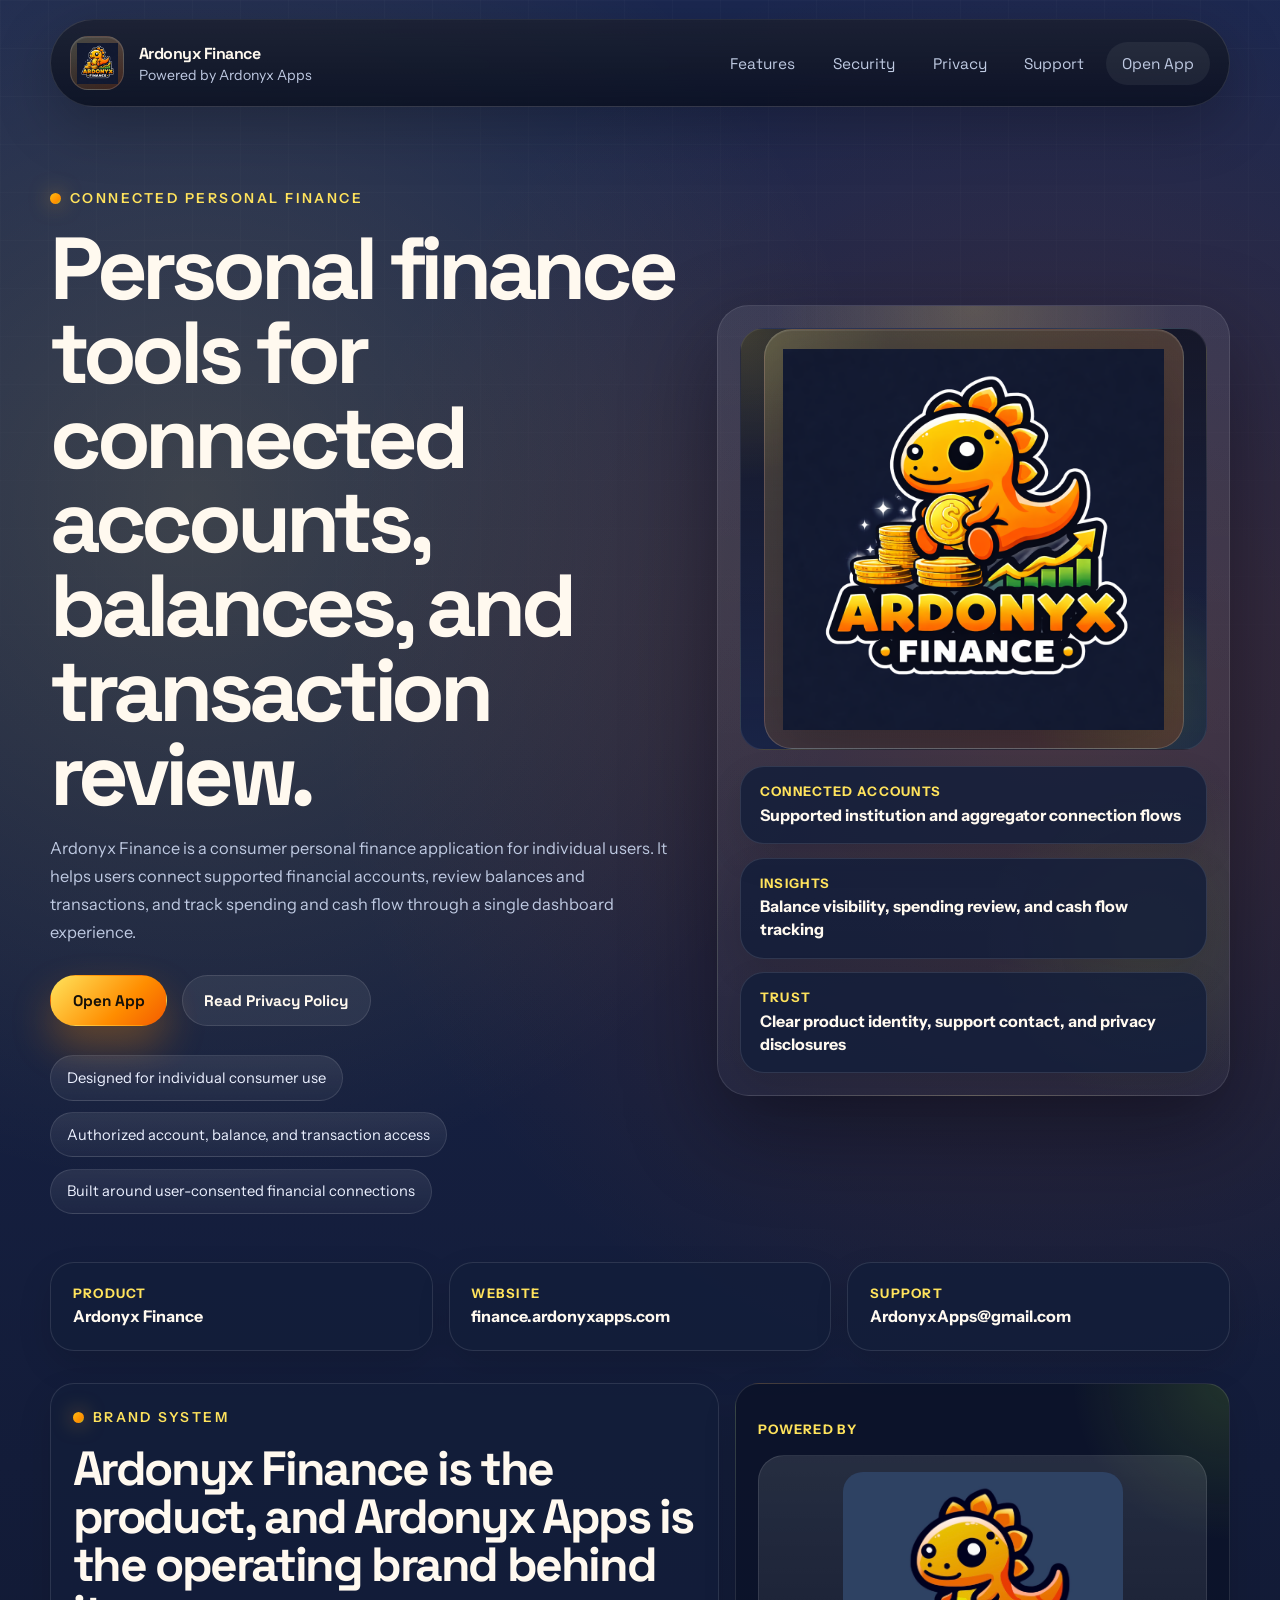
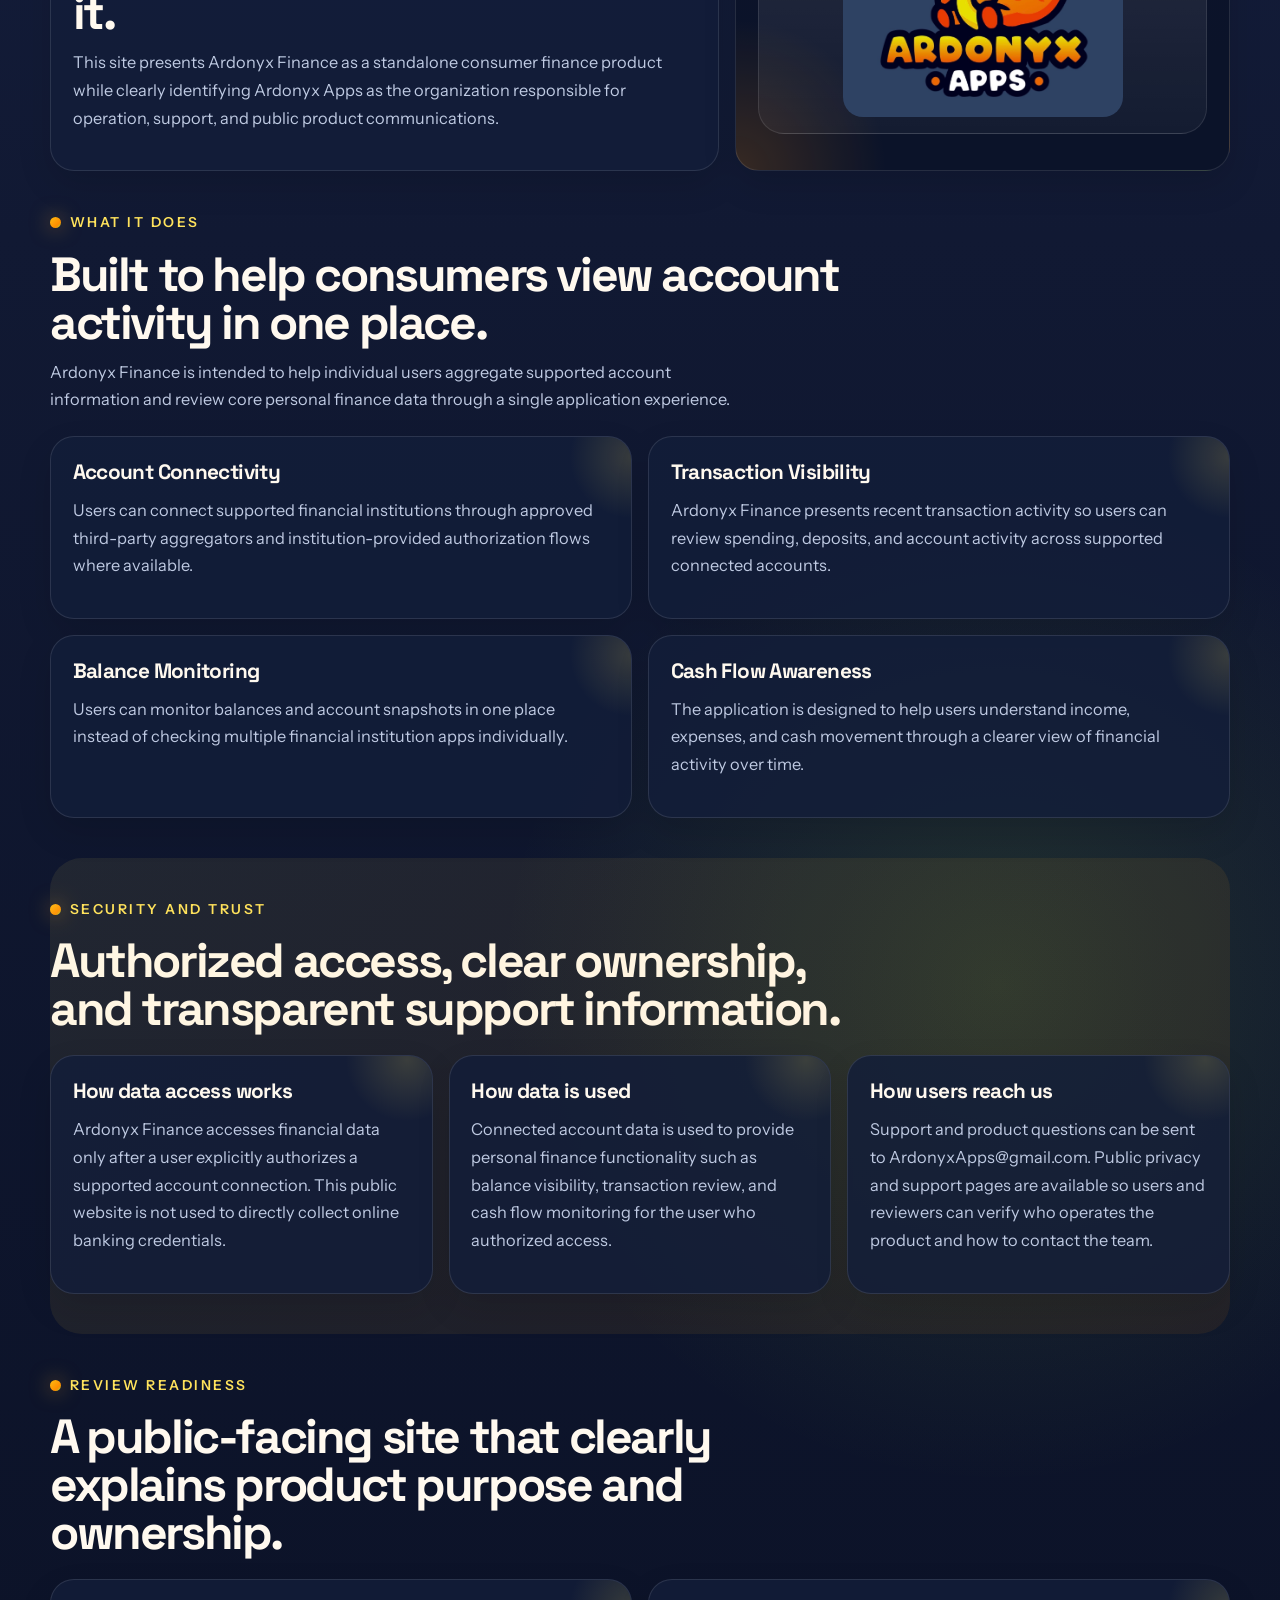
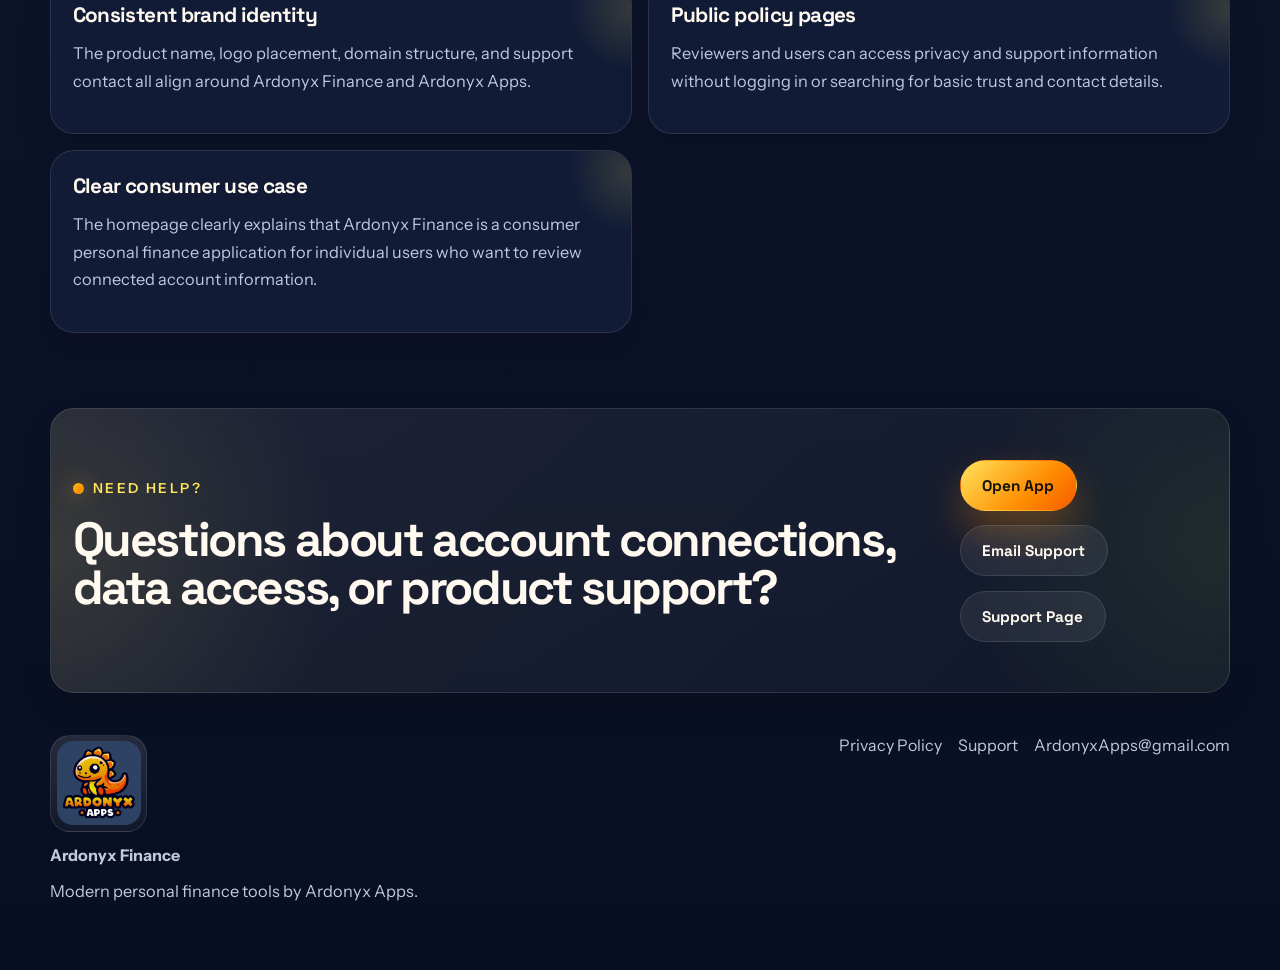
<file: index.html>
<!DOCTYPE html>
<html lang="en">
  <head>
    <meta charset="UTF-8" />
    <meta name="viewport" content="width=device-width, initial-scale=1.0" />
    <title>Ardonyx Finance | Personal Finance Dashboard</title>
    <meta
      name="description"
      content="Ardonyx Finance is a consumer personal finance application that helps individual users connect supported financial accounts, review transactions, monitor balances, and track cash flow in one place."
    />
    <meta
      name="keywords"
      content="Ardonyx Finance, personal finance, budgeting, transactions, Plaid, Capital One OAuth"
    />
    <meta name="theme-color" content="#111933" />
    <meta property="og:title" content="Ardonyx Finance" />
    <meta
      property="og:description"
      content="A consumer personal finance application for connected accounts, transaction review, balance monitoring, and cash flow visibility."
    />
    <meta property="og:type" content="website" />
    <meta property="og:url" content="https://finance.ardonyxapps.com/" />
    <link rel="preconnect" href="https://fonts.googleapis.com" />
    <link rel="preconnect" href="https://fonts.gstatic.com" crossorigin />
    <link
      href="https://fonts.googleapis.com/css2?family=Space+Grotesk:wght@400;500;700&family=Instrument+Sans:wght@400;500;600&display=swap"
      rel="stylesheet"
    />
    <link rel="stylesheet" href="Assets/css/main.css" />
  </head>
  <body>
    <div class="site-shell">
      <header class="site-header">
        <a class="brand" href="#top" aria-label="Ardonyx Finance home">
          <span class="brand-mark brand-mark-small">
            <img
              src="Assets/images/ArdonyxFinanceLogo.png"
              alt="Ardonyx Finance logo"
              data-fallback-target="nav-logo-fallback"
            />
            <span id="nav-logo-fallback" class="brand-fallback brand-fallback-small" aria-hidden="true">AF</span>
          </span>
          <span class="brand-copy">
            <strong>Ardonyx Finance</strong>
            <span>Powered by Ardonyx Apps</span>
          </span>
        </a>
        <nav class="site-nav" aria-label="Primary">
          <a href="#features">Features</a>
          <a href="#security">Security</a>
          <a href="privacy.html">Privacy</a>
          <a href="support.html">Support</a>
          <a href="app.html" class="nav-cta">Open App</a>
        </nav>
      </header>

      <main id="top">
        <section class="hero">
          <div class="hero-copy">
            <p class="eyebrow">Connected Personal Finance</p>
            <h1>Personal finance tools for connected accounts, balances, and transaction review.</h1>
            <p class="hero-text">
              Ardonyx Finance is a consumer personal finance application for individual users. It
              helps users connect supported financial accounts, review balances and transactions,
              and track spending and cash flow through a single dashboard experience.
            </p>
            <div class="hero-actions">
              <a class="button button-primary" href="app.html">Open App</a>
              <a class="button button-secondary" href="privacy.html">Read Privacy Policy</a>
            </div>
            <ul class="hero-points" aria-label="Platform highlights">
              <li>Designed for individual consumer use</li>
              <li>Authorized account, balance, and transaction access</li>
              <li>Built around user-consented financial connections</li>
            </ul>
          </div>

          <div class="hero-visual">
            <div class="visual-card visual-card-main">
              <div class="logo-panel">
                <div class="brand-mark brand-mark-large">
                  <img
                    src="Assets/images/ArdonyxFinanceLogo.png"
                    alt="Ardonyx Finance brand artwork"
                    data-fallback-target="hero-logo-fallback"
                  />
                  <span id="hero-logo-fallback" class="brand-fallback brand-fallback-large" aria-hidden="true">
                    Ardonyx
                    <span>Finance</span>
                  </span>
                </div>
              </div>
              <div class="signal-grid" aria-hidden="true">
                <article class="signal-card">
                  <span>Connected accounts</span>
                  <strong>Supported institution and aggregator connection flows</strong>
                </article>
                <article class="signal-card">
                  <span>Insights</span>
                  <strong>Balance visibility, spending review, and cash flow tracking</strong>
                </article>
                <article class="signal-card">
                  <span>Trust</span>
                  <strong>Clear product identity, support contact, and privacy disclosures</strong>
                </article>
              </div>
            </div>
          </div>
        </section>

        <section class="info-strip" aria-label="Key product details">
          <article>
            <span>Product</span>
            <strong>Ardonyx Finance</strong>
          </article>
          <article>
            <span>Website</span>
            <strong>finance.ardonyxapps.com</strong>
          </article>
          <article>
            <span>Support</span>
            <strong>ArdonyxApps@gmail.com</strong>
          </article>
        </section>

        <section class="brand-story">
          <div class="brand-story-copy">
            <p class="eyebrow">Brand System</p>
            <h2>Ardonyx Finance is the product, and Ardonyx Apps is the operating brand behind it.</h2>
            <p>
              This site presents Ardonyx Finance as a standalone consumer finance product while
              clearly identifying Ardonyx Apps as the organization responsible for operation,
              support, and public product communications.
            </p>
          </div>
          <div class="brand-story-card">
            <span class="brand-story-label">Powered by</span>
            <div class="brand-story-logo">
              <img src="Assets/images/ArdonyxAppsLogo.jpeg" alt="Ardonyx Apps logo" />
            </div>
          </div>
        </section>

        <section id="features" class="content-section">
          <div class="section-heading">
            <p class="eyebrow">What It Does</p>
            <h2>Built to help consumers view account activity in one place.</h2>
            <p>
              Ardonyx Finance is intended to help individual users aggregate supported account
              information and review core personal finance data through a single application
              experience.
            </p>
          </div>
          <div class="feature-grid">
            <article class="feature-card">
              <h3>Account Connectivity</h3>
              <p>
                Users can connect supported financial institutions through approved third-party
                aggregators and institution-provided authorization flows where available.
              </p>
            </article>
            <article class="feature-card">
              <h3>Transaction Visibility</h3>
              <p>
                Ardonyx Finance presents recent transaction activity so users can review spending,
                deposits, and account activity across supported connected accounts.
              </p>
            </article>
            <article class="feature-card">
              <h3>Balance Monitoring</h3>
              <p>
                Users can monitor balances and account snapshots in one place instead of checking
                multiple financial institution apps individually.
              </p>
            </article>
            <article class="feature-card">
              <h3>Cash Flow Awareness</h3>
              <p>
                The application is designed to help users understand income, expenses, and cash
                movement through a clearer view of financial activity over time.
              </p>
            </article>
          </div>
        </section>

        <section id="security" class="content-section content-section-accent">
          <div class="section-heading">
            <p class="eyebrow">Security And Trust</p>
            <h2>Authorized access, clear ownership, and transparent support information.</h2>
          </div>
          <div class="trust-layout">
            <article class="trust-card">
              <h3>How data access works</h3>
              <p>
                Ardonyx Finance accesses financial data only after a user explicitly authorizes a
                supported account connection. This public website is not used to directly collect
                online banking credentials.
              </p>
            </article>
            <article class="trust-card">
              <h3>How data is used</h3>
              <p>
                Connected account data is used to provide personal finance functionality such as
                balance visibility, transaction review, and cash flow monitoring for the user who
                authorized access.
              </p>
            </article>
            <article class="trust-card">
              <h3>How users reach us</h3>
              <p>
                Support and product questions can be sent to
                <a href="mailto:ArdonyxApps@gmail.com">ArdonyxApps@gmail.com</a>. Public privacy
                and support pages are available so users and reviewers can verify who operates the
                product and how to contact the team.
              </p>
            </article>
          </div>
        </section>

        <section class="content-section">
          <div class="section-heading">
            <p class="eyebrow">Review Readiness</p>
            <h2>A public-facing site that clearly explains product purpose and ownership.</h2>
          </div>
          <div class="review-grid">
            <article class="review-card">
              <h3>Consistent brand identity</h3>
              <p>
                The product name, logo placement, domain structure, and support contact all align
                around Ardonyx Finance and Ardonyx Apps.
              </p>
            </article>
            <article class="review-card">
              <h3>Public policy pages</h3>
              <p>
                Reviewers and users can access privacy and support information without logging in
                or searching for basic trust and contact details.
              </p>
            </article>
            <article class="review-card">
              <h3>Clear consumer use case</h3>
              <p>
                The homepage clearly explains that Ardonyx Finance is a consumer personal finance
                application for individual users who want to review connected account information.
              </p>
            </article>
          </div>
        </section>

        <section class="cta-band">
          <div>
            <p class="eyebrow">Need Help?</p>
            <h2>Questions about account connections, data access, or product support?</h2>
          </div>
          <div class="cta-band-actions">
            <a class="button button-primary" href="app.html">Open App</a>
            <a class="button button-secondary" href="mailto:ArdonyxApps@gmail.com">Email Support</a>
            <a class="button button-secondary" href="support.html">Support Page</a>
          </div>
        </section>
      </main>

      <footer class="site-footer">
        <div class="footer-branding">
          <div class="footer-brand-lockup">
            <div class="footer-logo-pill">
              <img src="Assets/images/ArdonyxAppsLogo.jpeg" alt="Ardonyx Apps logo" />
            </div>
          </div>
          <strong>Ardonyx Finance</strong>
          <p>Modern personal finance tools by Ardonyx Apps.</p>
        </div>
        <div class="footer-links">
          <a href="privacy.html">Privacy Policy</a>
          <a href="support.html">Support</a>
          <a href="mailto:ArdonyxApps@gmail.com">ArdonyxApps@gmail.com</a>
        </div>
      </footer>
    </div>
    <script src="Assets/js/main.js"></script>
  </body>
</html>
</file>
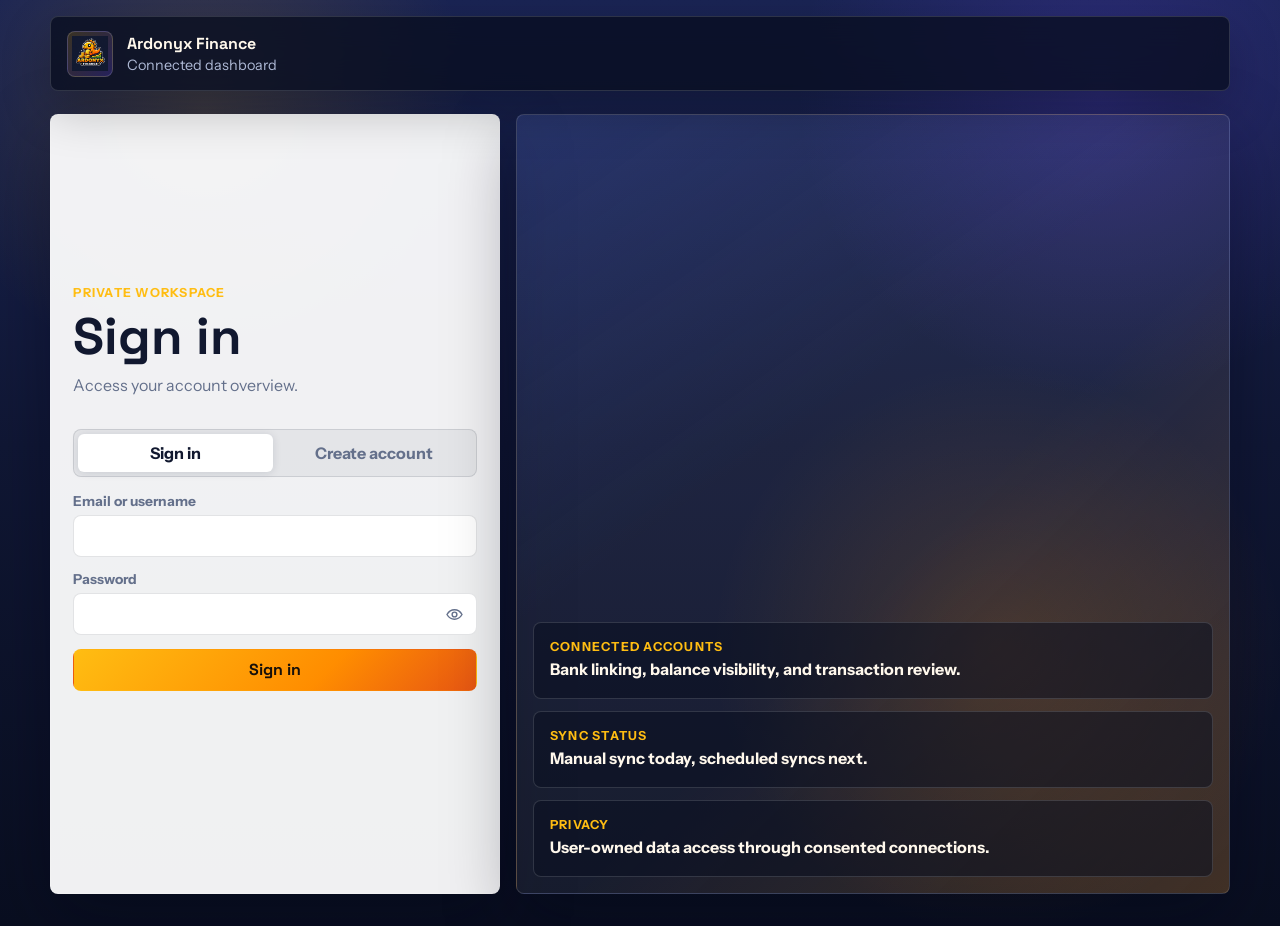
<file: app.html>
<!DOCTYPE html>
<html lang="en">
  <head>
    <meta charset="UTF-8" />
    <meta name="viewport" content="width=device-width, initial-scale=1.0" />
    <title>Ardonyx Finance | App</title>
    <meta
      name="description"
      content="Sign in to Ardonyx Finance to connect accounts, sync transactions, and review balances."
    />
    <meta name="theme-color" content="#111933" />
    <link rel="preconnect" href="https://fonts.googleapis.com" />
    <link rel="preconnect" href="https://fonts.gstatic.com" crossorigin />
    <link
      href="https://fonts.googleapis.com/css2?family=Space+Grotesk:wght@400;500;700&family=Instrument+Sans:wght@400;500;600;700&display=swap"
      rel="stylesheet"
    />
    <link rel="stylesheet" href="Assets/css/app.css" />
    <script src="https://cdn.plaid.com/link/v2/stable/link-initialize.js"></script>
  </head>
  <body>
    <div class="app-shell">
      <header class="app-header">
        <a class="brand" href="index.html" aria-label="Ardonyx Finance home">
          <span class="brand-mark">
            <img src="Assets/images/ArdonyxFinanceLogo.png" alt="" data-fallback-target="app-logo-fallback" />
            <span id="app-logo-fallback" class="brand-fallback" aria-hidden="true">AF</span>
          </span>
          <span class="brand-copy">
            <strong>Ardonyx Finance</strong>
            <span>Connected dashboard</span>
          </span>
        </a>
        <div class="session-actions" id="session-bar" hidden>
          <span id="session-email"></span>
          <button class="button button-subtle" id="logout-btn" type="button">Sign out</button>
        </div>
      </header>

      <main>
        <section class="auth-layout" id="auth-view" hidden>
          <div class="auth-panel">
            <div>
              <p class="eyebrow">Private Workspace</p>
              <h1 id="auth-title">Sign in</h1>
              <p id="auth-caption">Access your connected accounts and transaction dashboard.</p>
            </div>

            <div class="segmented" role="tablist" aria-label="Authentication mode">
              <button id="login-tab" type="button" class="active">Sign in</button>
              <button id="signup-tab" type="button">Create account</button>
            </div>

            <form class="auth-form" id="auth-form">
              <div class="field-grid" id="name-fields" hidden>
                <label>
                  <span>First name</span>
                  <input id="first-name" autocomplete="given-name" />
                </label>
                <label>
                  <span>M.I.</span>
                  <input id="middle-initial" maxlength="1" autocomplete="additional-name" />
                </label>
                <label>
                  <span>Last name</span>
                  <input id="last-name" autocomplete="family-name" />
                </label>
              </div>

              <label id="username-field" hidden>
                <span>Username</span>
                <input id="username" autocomplete="username" />
              </label>

              <label>
                <span id="identifier-label">Email</span>
                <input id="identifier" type="email" autocomplete="email" required />
              </label>

              <label>
                <span>Password</span>
                <span class="password-field">
                  <input id="password" type="password" autocomplete="current-password" required minlength="8" />
                  <button class="icon-button password-toggle" id="toggle-password" type="button" aria-label="Show password" aria-pressed="false">
                    <svg viewBox="0 0 24 24" aria-hidden="true">
                      <path d="M2.5 12s3.5-6 9.5-6 9.5 6 9.5 6-3.5 6-9.5 6-9.5-6-9.5-6Z"></path>
                      <circle cx="12" cy="12" r="3"></circle>
                    </svg>
                  </button>
                </span>
              </label>

              <label id="confirm-password-wrap" hidden>
                <span>Confirm password</span>
                <span class="password-field">
                  <input id="confirm-password" type="password" autocomplete="new-password" minlength="8" />
                  <button class="icon-button password-toggle" id="toggle-confirm-password" type="button" aria-label="Show confirmed password" aria-pressed="false">
                    <svg viewBox="0 0 24 24" aria-hidden="true">
                      <path d="M2.5 12s3.5-6 9.5-6 9.5 6 9.5 6-3.5 6-9.5 6-9.5-6-9.5-6Z"></path>
                      <circle cx="12" cy="12" r="3"></circle>
                    </svg>
                  </button>
                </span>
              </label>

              <button class="button button-primary" id="auth-submit" type="submit">Sign in</button>
              <div class="message" id="auth-message"></div>
            </form>
          </div>

          <aside class="auth-summary">
            <div class="summary-card">
              <span>Connected accounts</span>
              <strong>Bank linking, balance visibility, and transaction review.</strong>
            </div>
            <div class="summary-card">
              <span>Sync status</span>
              <strong>Manual sync today, scheduled syncs next.</strong>
            </div>
            <div class="summary-card">
              <span>Privacy</span>
              <strong>User-owned data access through consented connections.</strong>
            </div>
          </aside>
        </section>

        <section class="dashboard" id="dashboard" hidden>
          <div class="dashboard-heading">
            <div>
              <p class="eyebrow">Dashboard</p>
              <h1>Account overview</h1>
              <p id="dashboard-subtitle">Ardonyx Finance workspace</p>
            </div>
            <div class="toolbar">
              <button class="button button-primary" id="add-account-btn" type="button">Add account</button>
              <button class="button button-subtle" id="sync-btn" type="button">Sync now</button>
              <button class="button button-subtle" id="refresh-btn" type="button">Refresh</button>
            </div>
          </div>

          <div class="status-line" id="status-line"></div>

          <div class="stats">
            <article>
              <span>Institutions</span>
              <strong id="institution-count">0</strong>
            </article>
            <article>
              <span>Accounts</span>
              <strong id="account-count">0</strong>
            </article>
            <article>
              <span>Transactions</span>
              <strong id="transaction-count">0</strong>
            </article>
          </div>

          <div class="dashboard-grid">
            <section class="panel">
              <div class="panel-header">
                <h2>Accounts</h2>
              </div>
              <div class="panel-body">
                <div class="list" id="accounts-list"></div>
              </div>
            </section>

            <section class="panel">
              <div class="panel-header">
                <h2>Recent transactions</h2>
              </div>
              <div class="panel-body">
                <div class="list" id="transactions-list"></div>
              </div>
            </section>
          </div>
        </section>
      </main>
    </div>

    <div class="modal-backdrop" id="account-modal" hidden>
      <section class="modal" role="dialog" aria-modal="true" aria-labelledby="account-modal-title">
        <div class="modal-header">
          <div>
            <p class="eyebrow">Account setup</p>
            <h2 id="account-modal-title">Add account</h2>
          </div>
          <button class="icon-button modal-close" id="close-account-modal" type="button" aria-label="Close account form">
            <svg viewBox="0 0 24 24" aria-hidden="true">
              <path d="M18 6 6 18"></path>
              <path d="m6 6 12 12"></path>
            </svg>
          </button>
        </div>

        <form class="account-form" id="account-form">
          <div class="field-grid two">
            <label>
              <span>Account name</span>
              <input id="account-name" required />
            </label>
            <label>
              <span>Institution</span>
              <input id="account-institution" />
            </label>
          </div>

          <div class="field-grid three">
            <label>
              <span>Type</span>
              <select id="account-type" required>
                <option value="checking">Checking</option>
                <option value="savings">Savings</option>
                <option value="credit_card">Credit card</option>
                <option value="loan">Loan</option>
                <option value="mortgage">Mortgage</option>
                <option value="investment">Investment</option>
                <option value="brokerage">Brokerage</option>
                <option value="cash">Cash</option>
                <option value="other">Other</option>
              </select>
            </label>
            <label>
              <span>Subtype</span>
              <input id="account-subtype" />
            </label>
            <label>
              <span>Currency</span>
              <input id="account-currency" maxlength="3" value="USD" required />
            </label>
          </div>

          <div class="field-grid three">
            <label>
              <span>Nature</span>
              <select id="account-nature" required>
                <option value="asset">Asset</option>
                <option value="liability">Liability</option>
                <option value="equity">Equity</option>
              </select>
            </label>
            <label>
              <span>Opened on</span>
              <input id="account-opened-on" type="date" />
            </label>
            <label>
              <span>Closed on</span>
              <input id="account-closed-on" type="date" />
            </label>
          </div>

          <div class="type-fields" id="credit-fields" hidden>
            <div class="field-grid three">
              <label>
                <span>Credit limit</span>
                <input id="account-credit-limit" type="number" step="0.01" />
              </label>
              <label>
                <span>Statement day</span>
                <input id="account-statement-day" type="number" min="1" max="31" />
              </label>
              <label>
                <span>Payment due day</span>
                <input id="account-payment-due-day" type="number" min="1" max="31" />
              </label>
            </div>
            <label>
              <span>APR</span>
              <input id="account-apr" type="number" step="0.0001" min="0" max="0.9999" placeholder="0.1999" />
            </label>
          </div>

          <div class="type-fields" id="loan-fields" hidden>
            <div class="field-grid three">
              <label>
                <span>Principal</span>
                <input id="account-principal" type="number" step="0.01" />
              </label>
              <label>
                <span>Interest rate</span>
                <input id="account-interest-rate" type="number" step="0.0001" min="0" max="0.9999" placeholder="0.0650" />
              </label>
              <label>
                <span>Term months</span>
                <input id="account-term-months" type="number" min="0" />
              </label>
            </div>
            <label>
              <span>First payment on</span>
              <input id="account-first-payment-on" type="date" />
            </label>
          </div>

          <div class="link-options" id="plaid-link-row">
            <span class="field-label">Institution link</span>
            <label class="radio-row">
              <input name="account-link-mode" id="account-link-none" type="radio" value="none" checked />
              <span>Do not link right now</span>
            </label>
            <label class="radio-row" id="existing-plaid-row">
              <input name="account-link-mode" id="account-link-existing" type="radio" value="existing" />
              <span>Use an already synced Plaid account</span>
            </label>
            <label id="existing-plaid-select-wrap">
              <span>Synced account</span>
              <select id="existing-plaid-account"></select>
            </label>
            <label class="radio-row">
              <input name="account-link-mode" id="account-link-new" type="radio" value="new" />
              <span>Connect a new institution after saving</span>
            </label>
          </div>

          <div class="modal-actions">
            <button class="button button-danger" id="delete-account" type="button" hidden>Delete</button>
            <button class="button button-subtle" id="unlink-account" type="button" hidden>Unlink Plaid</button>
            <button class="button button-subtle" id="cancel-account" type="button">Cancel</button>
            <button class="button button-primary" id="save-account" type="submit">Save account</button>
          </div>
          <div class="message" id="account-message"></div>
        </form>
      </section>
    </div>

    <script src="Assets/js/env.js"></script>
    <script src="Assets/js/app.js"></script>
    <script src="Assets/js/main.js"></script>
  </body>
</html>
</file>
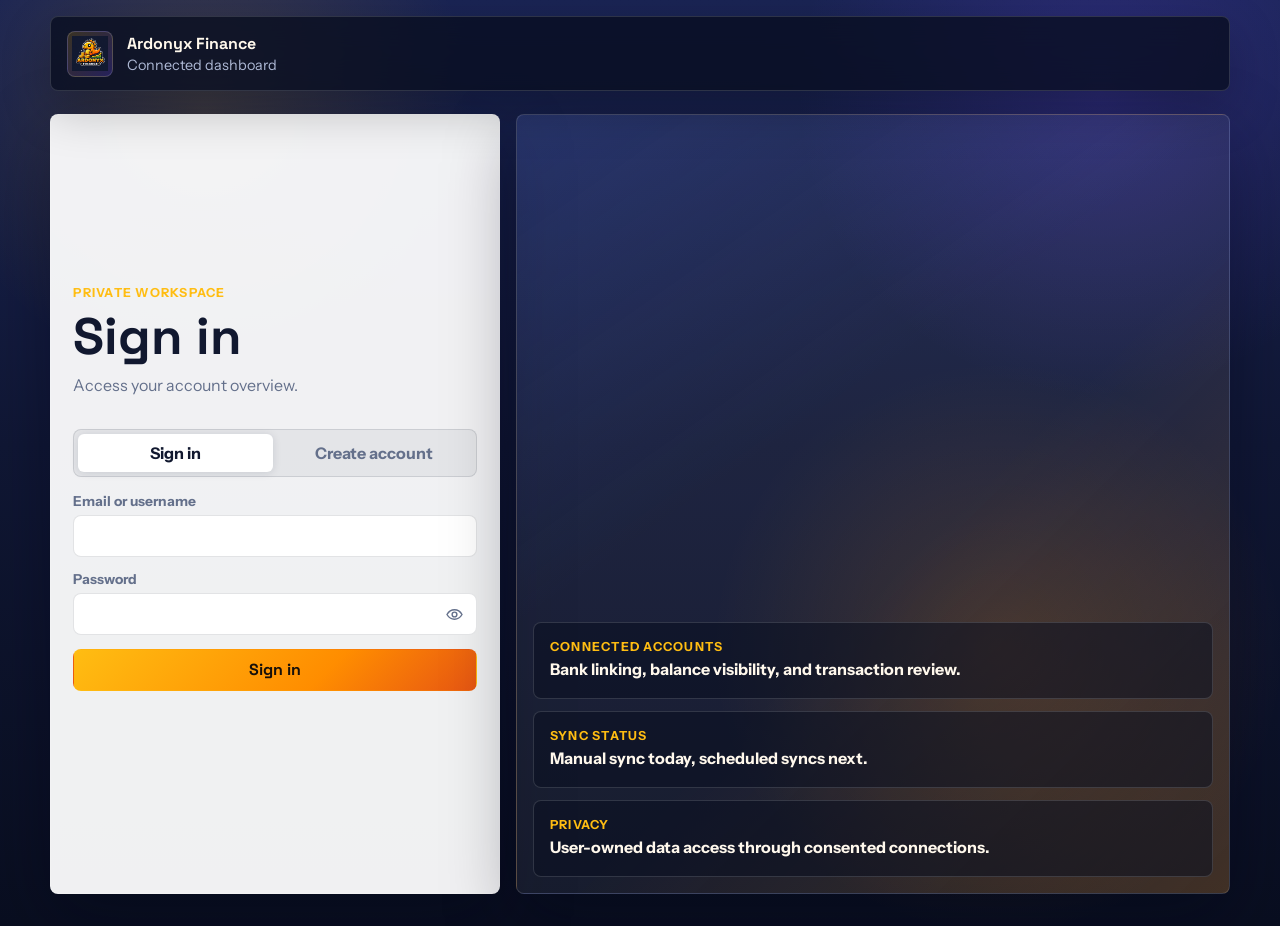
<file: oauth.html>
<!doctype html>
<html lang="en">
  <head>
    <meta charset="utf-8" />
    <meta name="viewport" content="width=device-width, initial-scale=1" />
    <title>Returning to Ardonyx Finance</title>
  </head>
  <body>
    Redirecting back to Ardonyx Finance...
    <script>
      const query = window.location.search || "";
      const hash = window.location.hash || "";
      window.location.replace("app.html" + query + hash);
    </script>
  </body>
</html>
</file>
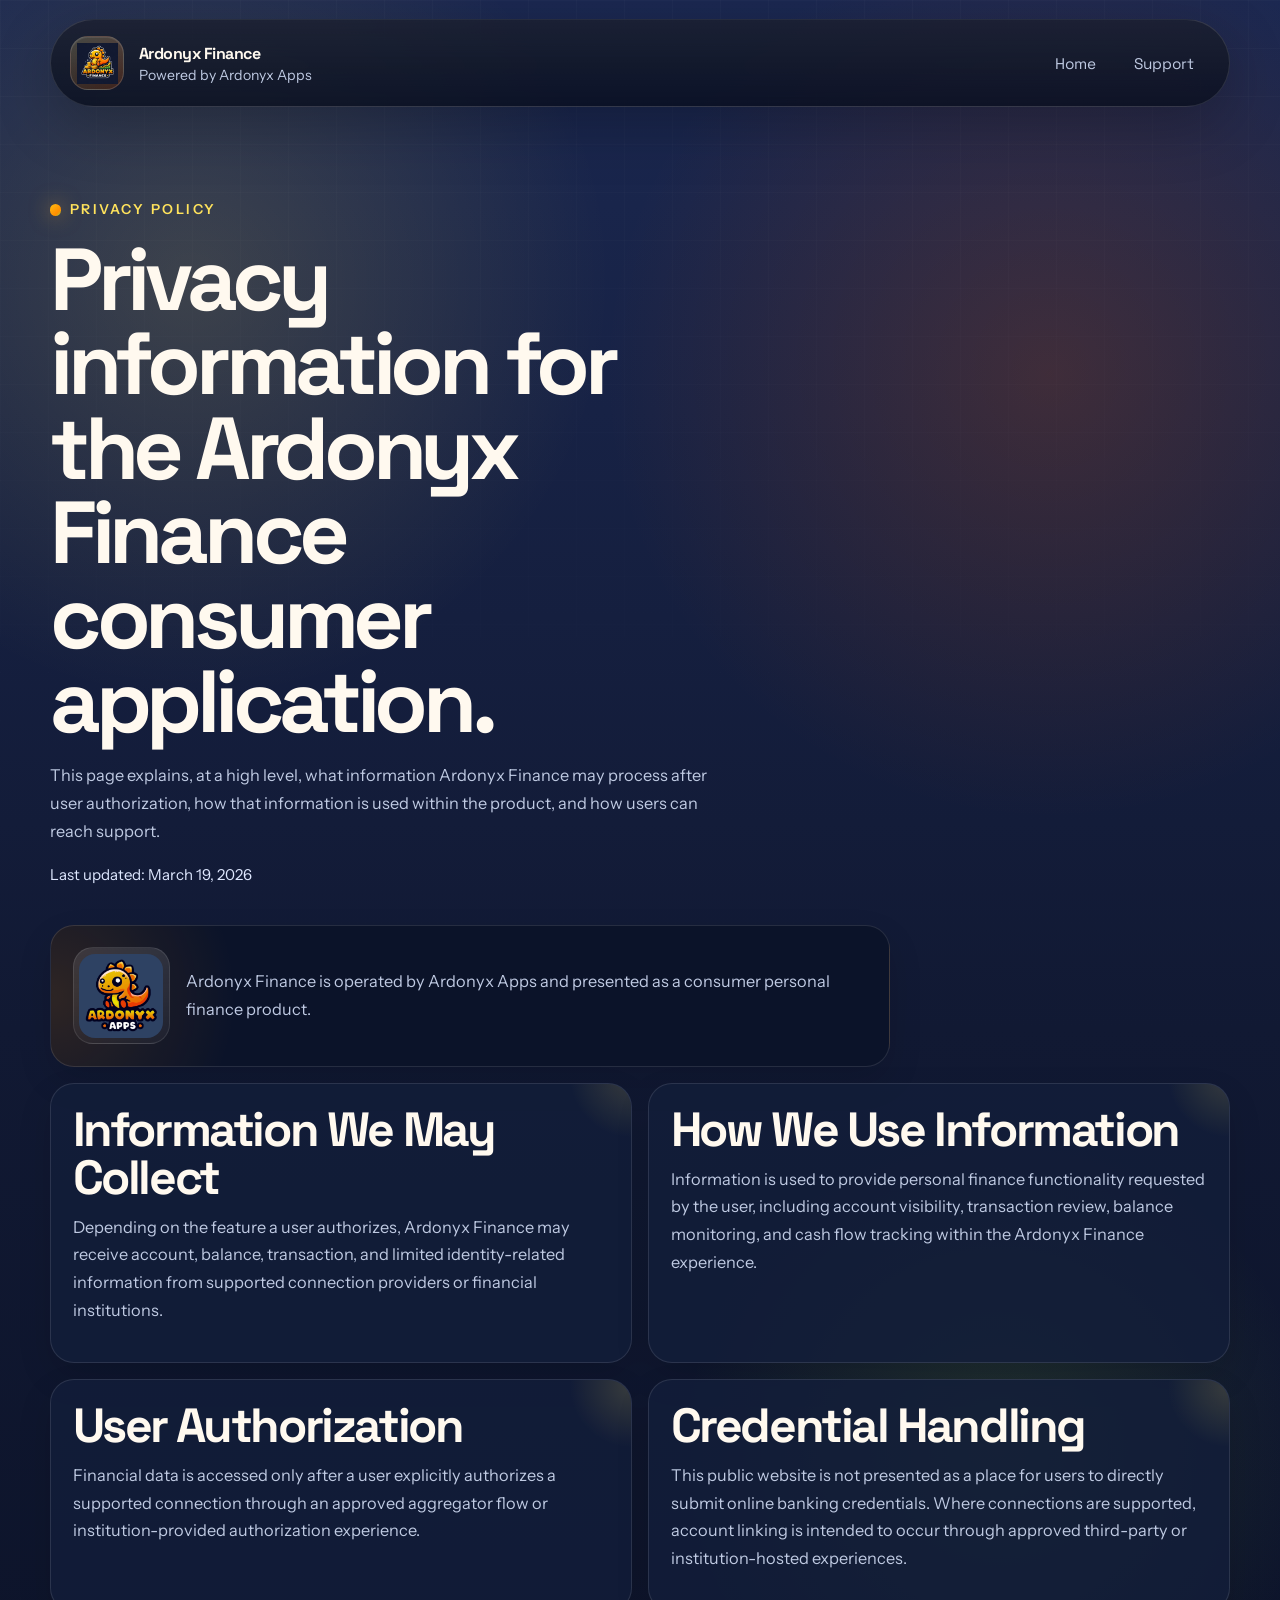
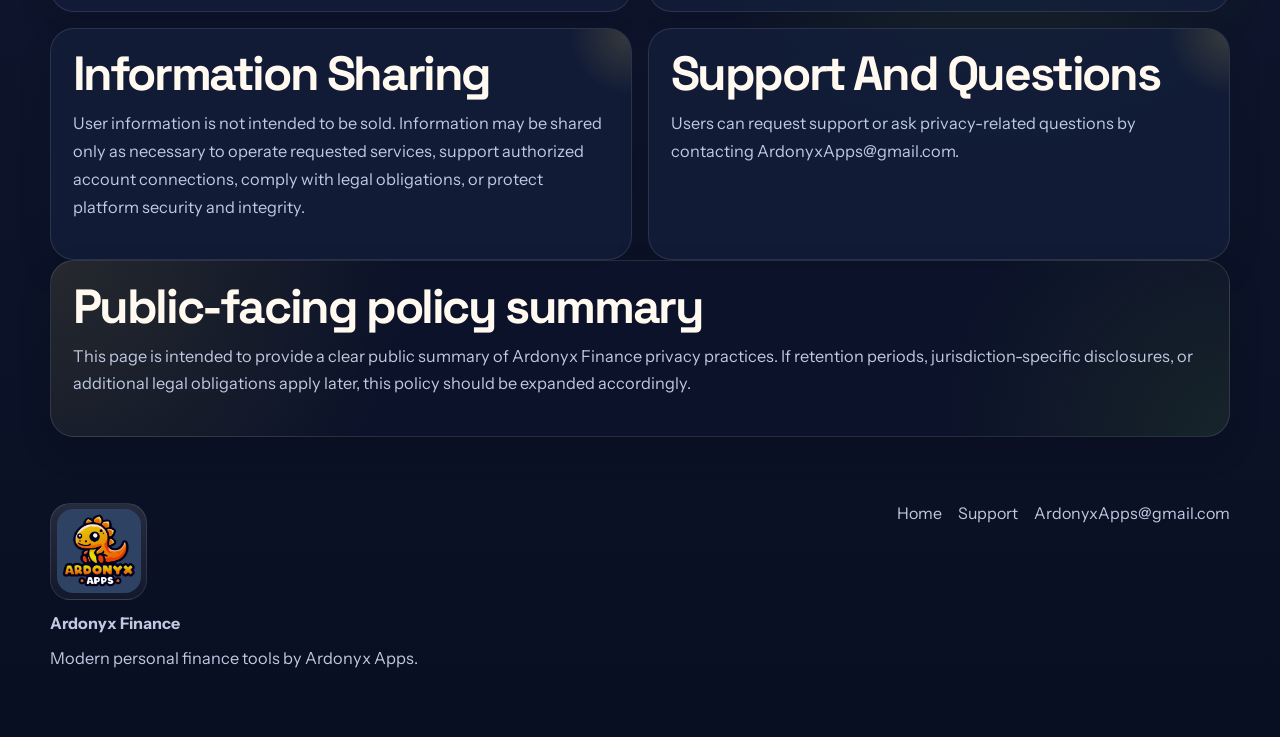
<file: privacy.html>
<!DOCTYPE html>
<html lang="en">
  <head>
    <meta charset="UTF-8" />
    <meta name="viewport" content="width=device-width, initial-scale=1.0" />
    <title>Privacy Policy | Ardonyx Finance</title>
    <meta
      name="description"
      content="Privacy Policy for Ardonyx Finance, including what financial information may be collected with user authorization, how it is used, and how users can contact support."
    />
    <meta name="theme-color" content="#111933" />
    <link rel="preconnect" href="https://fonts.googleapis.com" />
    <link rel="preconnect" href="https://fonts.gstatic.com" crossorigin />
    <link
      href="https://fonts.googleapis.com/css2?family=Space+Grotesk:wght@400;500;700&family=Instrument+Sans:wght@400;500;600&display=swap"
      rel="stylesheet"
    />
    <link rel="stylesheet" href="Assets/css/main.css" />
  </head>
  <body>
    <div class="site-shell">
      <header class="site-header">
        <a class="brand" href="index.html" aria-label="Ardonyx Finance home">
          <span class="brand-mark brand-mark-small">
            <img
              src="Assets/images/ArdonyxFinanceLogo.png"
              alt="Ardonyx Finance logo"
              data-fallback-target="privacy-logo-fallback"
            />
            <span id="privacy-logo-fallback" class="brand-fallback brand-fallback-small" aria-hidden="true">AF</span>
          </span>
          <span class="brand-copy">
            <strong>Ardonyx Finance</strong>
            <span>Powered by Ardonyx Apps</span>
          </span>
        </a>
        <nav class="site-nav" aria-label="Primary">
          <a href="index.html">Home</a>
          <a href="support.html">Support</a>
        </nav>
      </header>

      <main class="page-main">
        <section class="page-hero">
          <p class="eyebrow">Privacy Policy</p>
          <h1>Privacy information for the Ardonyx Finance consumer application.</h1>
          <p>
            This page explains, at a high level, what information Ardonyx Finance may process after
            user authorization, how that information is used within the product, and how users can
            reach support.
          </p>
          <p class="updated-note">Last updated: March 19, 2026</p>
          <div class="page-brand-banner">
            <div class="page-brand-badge">
              <img src="Assets/images/ArdonyxAppsLogo.jpeg" alt="Ardonyx Apps logo" />
            </div>
            <p>Ardonyx Finance is operated by Ardonyx Apps and presented as a consumer personal finance product.</p>
          </div>
        </section>

        <section class="policy-grid">
          <article class="policy-card">
            <h2>Information We May Collect</h2>
            <p>
              Depending on the feature a user authorizes, Ardonyx Finance may receive account,
              balance, transaction, and limited identity-related information from supported
              connection providers or financial institutions.
            </p>
          </article>
          <article class="policy-card">
            <h2>How We Use Information</h2>
            <p>
              Information is used to provide personal finance functionality requested by the user,
              including account visibility, transaction review, balance monitoring, and cash flow
              tracking within the Ardonyx Finance experience.
            </p>
          </article>
          <article class="policy-card">
            <h2>User Authorization</h2>
            <p>
              Financial data is accessed only after a user explicitly authorizes a supported
              connection through an approved aggregator flow or institution-provided authorization
              experience.
            </p>
          </article>
          <article class="policy-card">
            <h2>Credential Handling</h2>
            <p>
              This public website is not presented as a place for users to directly submit online
              banking credentials. Where connections are supported, account linking is intended to
              occur through approved third-party or institution-hosted experiences.
            </p>
          </article>
          <article class="policy-card">
            <h2>Information Sharing</h2>
            <p>
              User information is not intended to be sold. Information may be shared only as
              necessary to operate requested services, support authorized account connections,
              comply with legal obligations, or protect platform security and integrity.
            </p>
          </article>
          <article class="policy-card">
            <h2>Support And Questions</h2>
            <p>
              Users can request support or ask privacy-related questions by contacting
              <a href="mailto:ArdonyxApps@gmail.com">ArdonyxApps@gmail.com</a>.
            </p>
          </article>
        </section>

        <section class="policy-note">
          <h2>Public-facing policy summary</h2>
          <p>
            This page is intended to provide a clear public summary of Ardonyx Finance privacy
            practices. If retention periods, jurisdiction-specific disclosures, or additional legal
            obligations apply later, this policy should be expanded accordingly.
          </p>
        </section>
      </main>

      <footer class="site-footer">
        <div class="footer-branding">
          <div class="footer-brand-lockup">
            <div class="footer-logo-pill">
              <img src="Assets/images/ArdonyxAppsLogo.jpeg" alt="Ardonyx Apps logo" />
            </div>
          </div>
          <strong>Ardonyx Finance</strong>
          <p>Modern personal finance tools by Ardonyx Apps.</p>
        </div>
        <div class="footer-links">
          <a href="index.html">Home</a>
          <a href="support.html">Support</a>
          <a href="mailto:ArdonyxApps@gmail.com">ArdonyxApps@gmail.com</a>
        </div>
      </footer>
    </div>
    <script src="Assets/js/main.js"></script>
  </body>
</html>
</file>
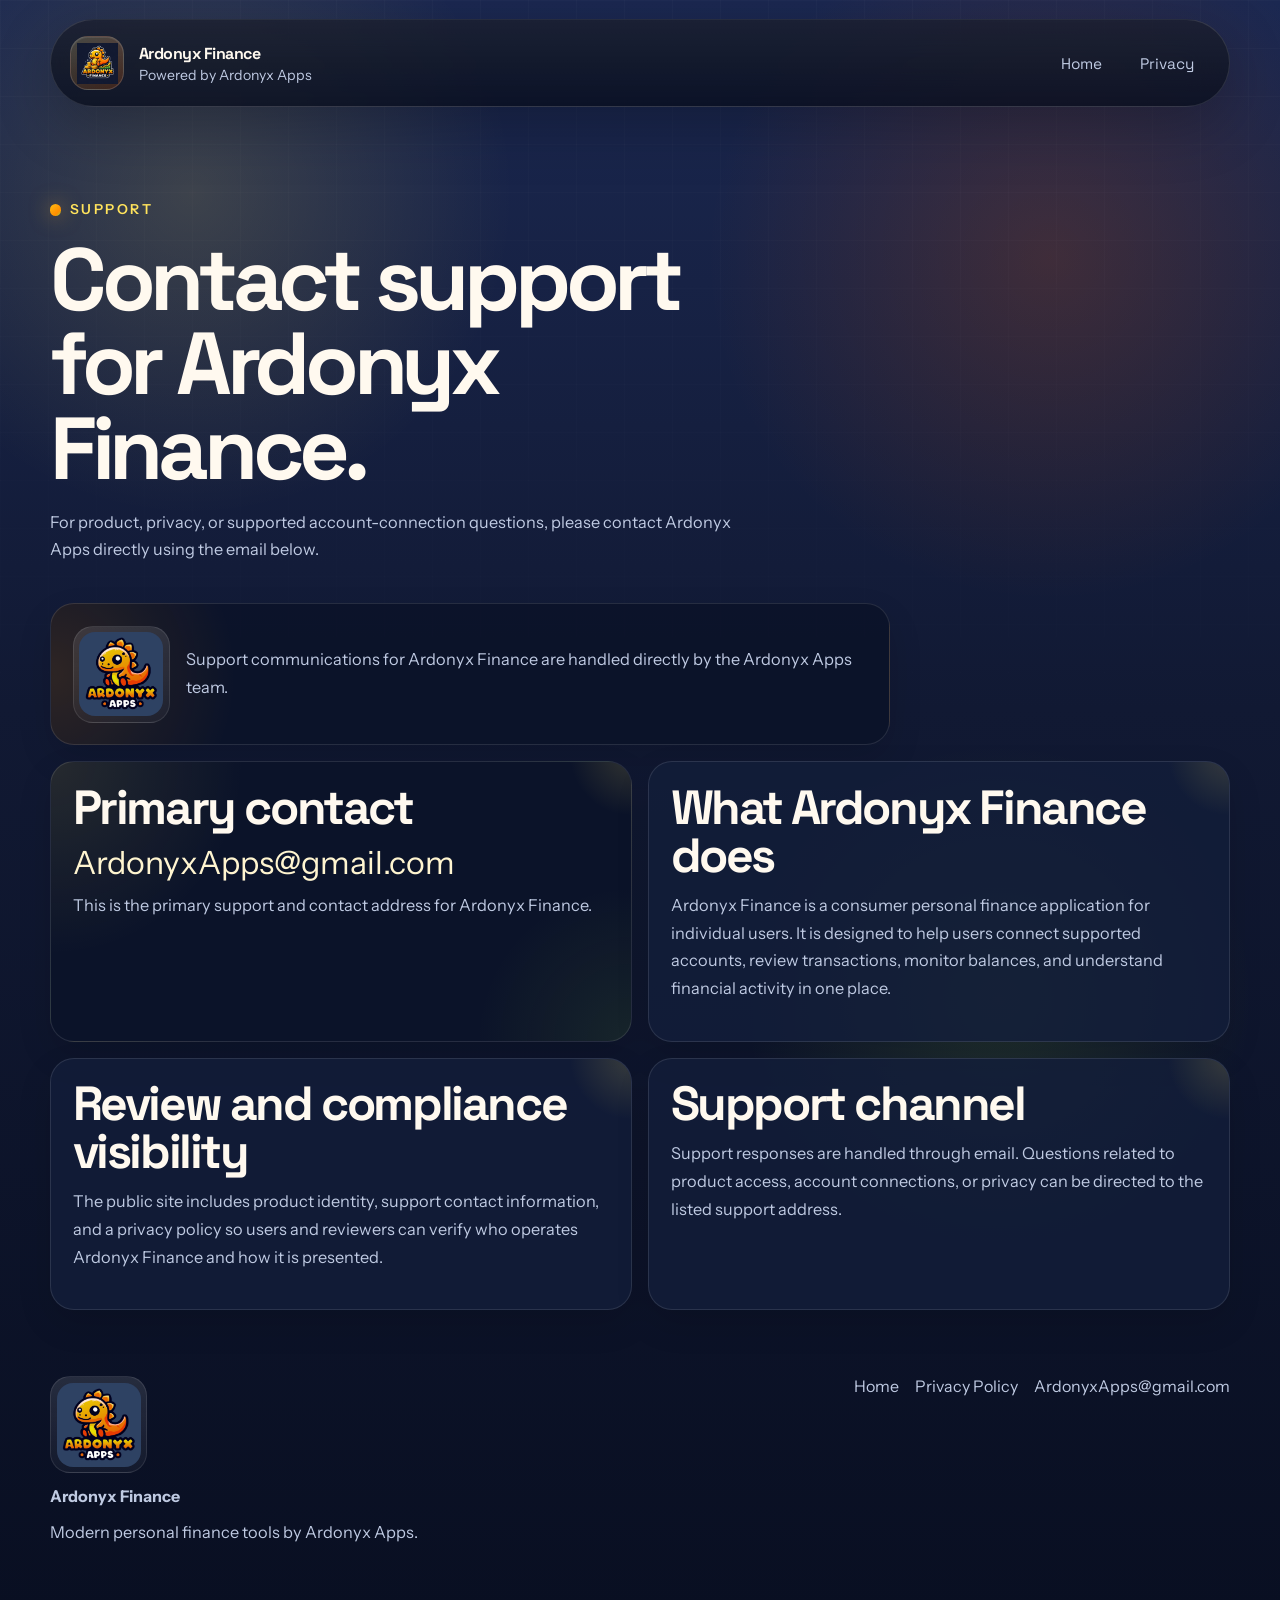
<file: support.html>
<!DOCTYPE html>
<html lang="en">
  <head>
    <meta charset="UTF-8" />
    <meta name="viewport" content="width=device-width, initial-scale=1.0" />
    <title>Support | Ardonyx Finance</title>
    <meta
      name="description"
      content="Support information for Ardonyx Finance, including contact details, product purpose, and how users can get help with account connection or privacy questions."
    />
    <meta name="theme-color" content="#111933" />
    <link rel="preconnect" href="https://fonts.googleapis.com" />
    <link rel="preconnect" href="https://fonts.gstatic.com" crossorigin />
    <link
      href="https://fonts.googleapis.com/css2?family=Space+Grotesk:wght@400;500;700&family=Instrument+Sans:wght@400;500;600&display=swap"
      rel="stylesheet"
    />
    <link rel="stylesheet" href="Assets/css/main.css" />
  </head>
  <body>
    <div class="site-shell">
      <header class="site-header">
        <a class="brand" href="index.html" aria-label="Ardonyx Finance home">
          <span class="brand-mark brand-mark-small">
            <img
              src="Assets/images/ArdonyxFinanceLogo.png"
              alt="Ardonyx Finance logo"
              data-fallback-target="support-logo-fallback"
            />
            <span id="support-logo-fallback" class="brand-fallback brand-fallback-small" aria-hidden="true">AF</span>
          </span>
          <span class="brand-copy">
            <strong>Ardonyx Finance</strong>
            <span>Powered by Ardonyx Apps</span>
          </span>
        </a>
        <nav class="site-nav" aria-label="Primary">
          <a href="index.html">Home</a>
          <a href="privacy.html">Privacy</a>
        </nav>
      </header>

      <main class="page-main">
        <section class="page-hero">
          <p class="eyebrow">Support</p>
          <h1>Contact support for Ardonyx Finance.</h1>
          <p>
            For product, privacy, or supported account-connection questions, please contact
            Ardonyx Apps directly using the email below.
          </p>
          <div class="page-brand-banner">
            <div class="page-brand-badge">
              <img src="Assets/images/ArdonyxAppsLogo.jpeg" alt="Ardonyx Apps logo" />
            </div>
            <p>Support communications for Ardonyx Finance are handled directly by the Ardonyx Apps team.</p>
          </div>
        </section>

        <section class="support-layout">
          <article class="support-card support-card-primary">
            <h2>Primary contact</h2>
            <p class="support-email">
              <a href="mailto:ArdonyxApps@gmail.com">ArdonyxApps@gmail.com</a>
            </p>
            <p>
              This is the primary support and contact address for Ardonyx Finance.
            </p>
          </article>

          <article class="support-card">
            <h2>What Ardonyx Finance does</h2>
            <p>
              Ardonyx Finance is a consumer personal finance application for individual users. It
              is designed to help users connect supported accounts, review transactions, monitor
              balances, and understand financial activity in one place.
            </p>
          </article>

          <article class="support-card">
            <h2>Review and compliance visibility</h2>
            <p>
              The public site includes product identity, support contact information, and a privacy
              policy so users and reviewers can verify who operates Ardonyx Finance and how it is
              presented.
            </p>
          </article>

          <article class="support-card">
            <h2>Support channel</h2>
            <p>
              Support responses are handled through email. Questions related to product access,
              account connections, or privacy can be directed to the listed support address.
            </p>
          </article>
        </section>
      </main>

      <footer class="site-footer">
        <div class="footer-branding">
          <div class="footer-brand-lockup">
            <div class="footer-logo-pill">
              <img src="Assets/images/ArdonyxAppsLogo.jpeg" alt="Ardonyx Apps logo" />
            </div>
          </div>
          <strong>Ardonyx Finance</strong>
          <p>Modern personal finance tools by Ardonyx Apps.</p>
        </div>
        <div class="footer-links">
          <a href="index.html">Home</a>
          <a href="privacy.html">Privacy Policy</a>
          <a href="mailto:ArdonyxApps@gmail.com">ArdonyxApps@gmail.com</a>
        </div>
      </footer>
    </div>
    <script src="Assets/js/main.js"></script>
  </body>
</html>
</file>
<file: Assets/css/main.css>
:root {
  --bg: #111933;
  --bg-deep: #090f22;
  --bg-panel: #182346;
  --surface: rgba(19, 30, 58, 0.82);
  --surface-strong: rgba(12, 20, 42, 0.95);
  --text: #fff9ef;
  --muted: #bfcae2;
  --line: rgba(255, 255, 255, 0.11);
  --gold: #ffbd12;
  --gold-soft: #ffe35c;
  --orange: #ff8d00;
  --orange-deep: #f35b00;
  --green: #95d63a;
  --shadow: 0 34px 90px rgba(1, 4, 14, 0.42);
  --radius-xl: 32px;
  --radius-lg: 24px;
  --container: 1180px;
}

*,
*::before,
*::after {
  box-sizing: border-box;
}

html {
  scroll-behavior: smooth;
}

body {
  margin: 0;
  min-height: 100vh;
  color: var(--text);
  font-family: "Instrument Sans", "Segoe UI", sans-serif;
  background:
    radial-gradient(circle at 15% 12%, rgba(255, 227, 92, 0.16), transparent 18%),
    radial-gradient(circle at 82% 16%, rgba(243, 91, 0, 0.18), transparent 20%),
    radial-gradient(circle at 78% 62%, rgba(149, 214, 58, 0.14), transparent 18%),
    linear-gradient(180deg, #1b2851 0%, var(--bg) 44%, var(--bg-deep) 100%);
}

body::before {
  content: "";
  position: fixed;
  inset: 0;
  pointer-events: none;
  background-image:
    linear-gradient(rgba(255, 255, 255, 0.025) 1px, transparent 1px),
    linear-gradient(90deg, rgba(255, 255, 255, 0.025) 1px, transparent 1px);
  background-size: 48px 48px;
  mask-image: linear-gradient(180deg, rgba(0, 0, 0, 0.85), transparent);
}

a {
  color: inherit;
  text-decoration: none;
}

img {
  display: block;
  max-width: 100%;
}

.site-shell {
  width: min(calc(100% - 2rem), var(--container));
  margin: 0 auto;
  padding: 1.2rem 0 2.5rem;
}

.site-header,
.site-footer,
.hero,
.content-section,
.info-strip,
.brand-story,
.cta-band,
.page-hero,
.policy-note,
.not-found {
  animation: fade-up 700ms ease both;
}

.site-header {
  position: sticky;
  top: 1rem;
  z-index: 20;
  display: flex;
  align-items: center;
  justify-content: space-between;
  gap: 1rem;
  padding: 1rem 1.2rem;
  margin-bottom: 2rem;
  background:
    linear-gradient(180deg, rgba(255, 255, 255, 0.06), transparent),
    rgba(8, 13, 29, 0.78);
  border: 1px solid var(--line);
  border-radius: 999px;
  backdrop-filter: blur(18px);
  box-shadow: 0 18px 60px rgba(0, 0, 0, 0.24);
}

.brand {
  display: inline-flex;
  align-items: center;
  gap: 0.9rem;
  min-width: 0;
}

.brand-copy {
  display: grid;
  gap: 0.12rem;
}

.brand-copy strong,
.site-nav a,
.button,
h1,
h2,
h3 {
  font-family: "Space Grotesk", "Segoe UI", sans-serif;
}

.brand-copy strong {
  font-size: 1rem;
  letter-spacing: -0.03em;
}

.brand-copy span {
  color: var(--muted);
  font-size: 0.88rem;
}

.brand-mark {
  position: relative;
  display: inline-flex;
  align-items: center;
  justify-content: center;
  overflow: hidden;
  background:
    linear-gradient(180deg, rgba(255, 255, 255, 0.08), transparent),
    linear-gradient(135deg, rgba(255, 227, 92, 0.14), rgba(243, 91, 0, 0.22));
  border: 1px solid rgba(255, 255, 255, 0.14);
  box-shadow: inset 0 1px 0 rgba(255, 255, 255, 0.08);
}

.brand-mark-small {
  width: 54px;
  height: 54px;
  padding: 0.35rem;
  border-radius: 18px;
}

.brand-mark-large {
  width: min(100%, 420px);
  min-height: 320px;
  padding: 1.15rem;
  border-radius: 28px;
}

.brand-mark img {
  width: 100%;
  height: auto;
  object-fit: contain;
  filter: drop-shadow(0 18px 30px rgba(0, 0, 0, 0.22));
}

.brand-fallback {
  display: none;
  align-items: center;
  justify-content: center;
  width: 100%;
  height: 100%;
  text-align: center;
  font-family: "Space Grotesk", "Segoe UI", sans-serif;
  font-weight: 700;
  color: #fff6dd;
  background:
    radial-gradient(circle at top left, rgba(255, 255, 255, 0.18), transparent 28%),
    linear-gradient(135deg, #ffe35c, #ff8d00 55%, #f35b00);
}

.brand-fallback-small {
  font-size: 1.05rem;
}

.brand-fallback-large {
  flex-direction: column;
  gap: 0.25rem;
  padding: 2rem;
  font-size: clamp(2rem, 5vw, 3.6rem);
  line-height: 0.95;
  letter-spacing: -0.05em;
  border-radius: 22px;
}

.brand-fallback-large span {
  font-size: clamp(1rem, 3vw, 1.55rem);
  text-transform: uppercase;
  letter-spacing: 0.18em;
}

.site-nav {
  display: flex;
  align-items: center;
  gap: 0.35rem;
  flex-wrap: wrap;
}

.site-nav a {
  padding: 0.75rem 1rem;
  color: var(--muted);
  font-size: 0.96rem;
  border-radius: 999px;
  transition: background-color 180ms ease, color 180ms ease, transform 180ms ease;
}

.site-nav a:hover,
.site-nav a:focus-visible,
.footer-links a:hover,
.footer-links a:focus-visible {
  color: var(--text);
}

.nav-cta {
  background: rgba(255, 255, 255, 0.06);
}

.hero {
  display: grid;
  grid-template-columns: 1.1fr 0.9fr;
  gap: 2.5rem;
  align-items: center;
  padding: 3rem 0 2rem;
}

.eyebrow {
  display: inline-flex;
  align-items: center;
  gap: 0.55rem;
  margin: 0 0 1rem;
  color: var(--gold-soft);
  font-size: 0.86rem;
  font-weight: 600;
  letter-spacing: 0.18em;
  text-transform: uppercase;
}

.eyebrow::before {
  content: "";
  width: 0.7rem;
  height: 0.7rem;
  border-radius: 50%;
  background: linear-gradient(135deg, var(--gold), var(--orange) 70%, var(--green));
  box-shadow: 0 0 20px rgba(255, 180, 45, 0.55);
}

h1,
h2,
h3,
p {
  margin-top: 0;
}

h1 {
  max-width: 12ch;
  margin-bottom: 1.1rem;
  font-size: clamp(3rem, 7vw, 5.5rem);
  line-height: 0.96;
  letter-spacing: -0.06em;
}

h2 {
  margin-bottom: 0.75rem;
  font-size: clamp(2rem, 4vw, 3rem);
  line-height: 1;
  letter-spacing: -0.05em;
}

h3 {
  margin-bottom: 0.75rem;
  font-size: 1.3rem;
  letter-spacing: -0.03em;
}

p {
  color: var(--muted);
  line-height: 1.7;
  font-size: 1.02rem;
}

.hero-text,
.section-heading p,
.page-hero p {
  max-width: 62ch;
}

.hero-actions,
.cta-band-actions {
  display: flex;
  gap: 0.9rem;
  flex-wrap: wrap;
  margin: 1.8rem 0;
}

.button {
  display: inline-flex;
  align-items: center;
  justify-content: center;
  min-height: 3.2rem;
  padding: 0.9rem 1.35rem;
  border-radius: 999px;
  border: 1px solid transparent;
  font-size: 0.96rem;
  font-weight: 700;
  transition: transform 180ms ease, box-shadow 180ms ease, border-color 180ms ease;
}

.button:hover,
.button:focus-visible {
  transform: translateY(-2px);
}

.button-primary {
  color: #161109;
  background: linear-gradient(135deg, var(--gold-soft), var(--orange) 62%, var(--orange-deep));
  box-shadow: 0 20px 40px rgba(255, 141, 0, 0.32);
}

.button-secondary {
  color: var(--text);
  background: rgba(255, 255, 255, 0.07);
  border-color: var(--line);
}

.hero-points {
  display: flex;
  flex-wrap: wrap;
  gap: 0.7rem;
  padding: 0;
  margin: 0;
  list-style: none;
}

.hero-points li {
  padding: 0.8rem 1rem;
  color: #ecf1ff;
  font-size: 0.92rem;
  background:
    linear-gradient(180deg, rgba(255, 255, 255, 0.05), transparent),
    rgba(255, 255, 255, 0.04);
  border: 1px solid var(--line);
  border-radius: 999px;
}

.hero-visual {
  display: flex;
  justify-content: center;
}

.visual-card {
  width: 100%;
  max-width: 560px;
  padding: 1.4rem;
  background:
    radial-gradient(circle at top, rgba(255, 227, 92, 0.16), transparent 24%),
    radial-gradient(circle at 85% 80%, rgba(149, 214, 58, 0.11), transparent 22%),
    linear-gradient(180deg, rgba(255, 255, 255, 0.08), rgba(255, 255, 255, 0.03));
  border: 1px solid rgba(255, 255, 255, 0.1);
  border-radius: var(--radius-xl);
  box-shadow: var(--shadow);
}

.logo-panel {
  display: flex;
  align-items: center;
  justify-content: center;
  min-height: 360px;
  margin-bottom: 1rem;
  border-radius: var(--radius-lg);
  background:
    radial-gradient(circle at top left, rgba(255, 227, 92, 0.18), transparent 24%),
    radial-gradient(circle at 86% 88%, rgba(149, 214, 58, 0.16), transparent 22%),
    linear-gradient(180deg, rgba(7, 11, 26, 0.72), rgba(24, 35, 70, 0.96));
  border: 1px solid rgba(255, 255, 255, 0.08);
}

.signal-grid {
  display: grid;
  gap: 0.85rem;
}

.signal-card,
.feature-card,
.trust-card,
.review-card,
.policy-card,
.support-card,
.info-strip article,
.brand-story-copy,
.brand-story-card,
.page-brand-banner,
.policy-note,
.cta-band {
  background: var(--surface);
  border: 1px solid var(--line);
  border-radius: var(--radius-lg);
  box-shadow: 0 14px 34px rgba(0, 0, 0, 0.12);
}

.signal-card {
  padding: 1rem 1.15rem;
}

.signal-card span,
.info-strip span,
.brand-story-label {
  display: block;
  margin-bottom: 0.28rem;
  color: var(--gold-soft);
  font-size: 0.82rem;
  font-weight: 700;
  letter-spacing: 0.1em;
  text-transform: uppercase;
}

.signal-card strong,
.info-strip strong {
  display: block;
  font-size: 1rem;
  line-height: 1.45;
}

.info-strip {
  display: grid;
  grid-template-columns: repeat(3, minmax(0, 1fr));
  gap: 1rem;
  margin: 1rem 0 2rem;
}

.info-strip article,
.feature-card,
.trust-card,
.review-card,
.policy-card,
.support-card,
.brand-story-copy,
.brand-story-card,
.page-brand-banner,
.policy-note,
.cta-band {
  padding: 1.35rem;
}

.brand-story {
  display: grid;
  grid-template-columns: 1.15fr 0.85fr;
  gap: 1rem;
  align-items: stretch;
  margin: 0.5rem 0 0;
}

.brand-story-card {
  display: grid;
  gap: 0.9rem;
  align-content: center;
  background:
    radial-gradient(circle at top right, rgba(149, 214, 58, 0.16), transparent 25%),
    radial-gradient(circle at bottom left, rgba(255, 141, 0, 0.18), transparent 24%),
    var(--surface-strong);
}

.brand-story-logo,
.page-brand-badge,
.footer-logo-pill {
  display: inline-flex;
  align-items: center;
  justify-content: center;
  overflow: hidden;
  background:
    linear-gradient(180deg, rgba(255, 255, 255, 0.08), transparent),
    rgba(255, 255, 255, 0.04);
  border: 1px solid rgba(255, 255, 255, 0.1);
}

.brand-story-logo {
  min-height: 190px;
  padding: 1rem;
  border-radius: 26px;
}

.brand-story-logo img {
  width: min(100%, 280px);
  border-radius: 20px;
}

.content-section,
.page-main {
  padding: 2.5rem 0;
}

.content-section-accent {
  position: relative;
}

.content-section-accent::before {
  content: "";
  position: absolute;
  inset: 0;
  border-radius: var(--radius-xl);
  background: linear-gradient(135deg, rgba(255, 227, 92, 0.08), rgba(255, 141, 0, 0.08));
  pointer-events: none;
}

.section-heading {
  max-width: 820px;
  margin-bottom: 1.4rem;
}

.feature-grid,
.review-grid,
.policy-grid,
.support-layout {
  display: grid;
  grid-template-columns: repeat(2, minmax(0, 1fr));
  gap: 1rem;
}

.feature-card,
.trust-card,
.review-card,
.policy-card,
.support-card {
  position: relative;
  overflow: hidden;
}

.feature-card::after,
.trust-card::after,
.review-card::after,
.policy-card::after,
.support-card::after {
  content: "";
  position: absolute;
  top: -28%;
  right: -12%;
  width: 140px;
  height: 140px;
  border-radius: 50%;
  background: radial-gradient(circle, rgba(255, 227, 92, 0.16), transparent 62%);
  pointer-events: none;
}

.trust-layout {
  display: grid;
  grid-template-columns: repeat(3, minmax(0, 1fr));
  gap: 1rem;
}

.page-hero {
  padding: 1.2rem 0 1rem;
}

.page-brand-banner {
  display: inline-flex;
  align-items: center;
  gap: 1rem;
  margin-top: 1.4rem;
  background:
    radial-gradient(circle at left center, rgba(255, 141, 0, 0.14), transparent 22%),
    var(--surface-strong);
}

.page-brand-banner p {
  margin: 0;
}

.page-brand-badge,
.footer-logo-pill {
  flex: 0 0 auto;
  padding: 0.35rem;
  border-radius: 20px;
}

.page-brand-badge img,
.footer-logo-pill img {
  width: 84px;
  height: 84px;
  object-fit: cover;
  border-radius: 16px;
}

.cta-band {
  display: flex;
  align-items: center;
  justify-content: space-between;
  gap: 1.5rem;
  margin: 2.2rem 0 1rem;
  background:
    radial-gradient(circle at left center, rgba(255, 227, 92, 0.12), transparent 24%),
    radial-gradient(circle at right center, rgba(149, 214, 58, 0.1), transparent 22%),
    linear-gradient(135deg, rgba(255, 255, 255, 0.08), rgba(255, 255, 255, 0.03));
}

.site-footer {
  display: flex;
  align-items: flex-start;
  justify-content: space-between;
  gap: 1rem;
  padding: 1.6rem 0 0.5rem;
  color: var(--muted);
}

.footer-branding {
  display: grid;
  gap: 0.8rem;
}

.footer-brand-lockup {
  display: flex;
  align-items: center;
}

.footer-links {
  display: flex;
  flex-wrap: wrap;
  gap: 1rem;
}

.updated-note {
  color: #dfe8ff;
  font-size: 0.94rem;
}

.policy-note,
.support-card-primary {
  background:
    radial-gradient(circle at top left, rgba(255, 227, 92, 0.11), transparent 30%),
    radial-gradient(circle at bottom right, rgba(149, 214, 58, 0.09), transparent 24%),
    var(--surface-strong);
}

.support-card-primary .support-email {
  margin-bottom: 0.6rem;
  font-size: clamp(1.5rem, 3vw, 2rem);
  line-height: 1.2;
}

.support-email a {
  color: #fff5d0;
}

.not-found {
  display: grid;
  place-items: center;
  min-height: 82vh;
  text-align: center;
}

@keyframes fade-up {
  from {
    opacity: 0;
    transform: translateY(18px);
  }

  to {
    opacity: 1;
    transform: translateY(0);
  }
}

@media (max-width: 960px) {
  .site-header,
  .hero,
  .cta-band,
  .site-footer {
    flex-direction: column;
    align-items: flex-start;
  }

  .hero,
  .trust-layout,
  .info-strip,
  .brand-story,
  .feature-grid,
  .review-grid,
  .policy-grid,
  .support-layout {
    grid-template-columns: 1fr;
  }

  .hero {
    padding-top: 1.8rem;
  }

  h1 {
    max-width: none;
  }

  .page-brand-banner {
    width: 100%;
  }
}

@media (max-width: 640px) {
  .site-shell {
    width: min(calc(100% - 1rem), var(--container));
    padding-top: 0.7rem;
  }

  .site-header {
    position: static;
    padding: 1rem;
    border-radius: 28px;
  }

  .brand {
    width: 100%;
  }

  .brand-copy span {
    font-size: 0.8rem;
  }

  .site-nav {
    width: 100%;
  }

  .site-nav a {
    padding-left: 0;
  }

  .hero-actions,
  .cta-band-actions {
    width: 100%;
  }

  .button {
    width: 100%;
  }

  .logo-panel {
    min-height: 280px;
  }

  .page-brand-banner {
    flex-direction: column;
    align-items: flex-start;
  }
}

@media (prefers-reduced-motion: reduce) {
  html {
    scroll-behavior: auto;
  }

  *,
  *::before,
  *::after {
    animation: none !important;
    transition: none !important;
  }
}
</file>
<file: Assets/css/app.css>
:root {
  --bg: #101735;
  --bg-deep: #090e20;
  --panel: rgba(255, 255, 255, 0.94);
  --panel-dark: rgba(18, 27, 58, 0.86);
  --ink: #11182f;
  --text: #fff8ec;
  --muted: #aeb9d5;
  --muted-dark: #64708b;
  --line: rgba(255, 255, 255, 0.14);
  --line-dark: rgba(17, 24, 47, 0.12);
  --gold: #ffbd12;
  --orange: #ff8d00;
  --orange-deep: #e75613;
  --blue: #314db7;
  --violet: #6d4aff;
  --danger: #c54141;
  --radius: 8px;
  --shadow: 0 24px 70px rgba(2, 6, 20, 0.35);
}

*,
*::before,
*::after {
  box-sizing: border-box;
}

html {
  min-height: 100%;
}

body {
  margin: 0;
  min-height: 100vh;
  color: var(--text);
  font-family: "Instrument Sans", "Segoe UI", sans-serif;
  background:
    radial-gradient(circle at 16% 12%, rgba(255, 189, 18, 0.16), transparent 20%),
    radial-gradient(circle at 86% 10%, rgba(109, 74, 255, 0.22), transparent 22%),
    radial-gradient(circle at 78% 70%, rgba(255, 141, 0, 0.16), transparent 24%),
    linear-gradient(180deg, #1a2454 0%, var(--bg) 48%, var(--bg-deep) 100%);
}

body,
label,
.brand,
.session-actions,
.segmented,
.auth-summary,
.dashboard-heading,
.panel-header,
.stats,
.row-title,
.row-meta,
.amount,
.empty,
.status-line {
  cursor: default;
  user-select: none;
}

a {
  color: inherit;
  text-decoration: none;
}

button,
input,
select {
  font: inherit;
}

button {
  cursor: pointer;
  user-select: none;
}

input,
select {
  width: 100%;
  min-height: 42px;
  border: 1px solid var(--line-dark);
  border-radius: var(--radius);
  padding: 0 12px;
  color: var(--ink);
  background: white;
  cursor: text;
  outline: none;
  user-select: text;
}

select {
  cursor: pointer;
}

input:focus,
select:focus {
  border-color: rgba(49, 77, 183, 0.7);
  box-shadow: 0 0 0 3px rgba(49, 77, 183, 0.14);
}

label {
  display: grid;
  gap: 6px;
  color: var(--muted-dark);
  font-size: 0.86rem;
  font-weight: 700;
}

svg {
  display: block;
}

.app-shell {
  width: min(calc(100% - 2rem), 1180px);
  margin: 0 auto;
  padding: 1rem 0 2rem;
}

.app-header {
  position: sticky;
  top: 1rem;
  z-index: 10;
  display: flex;
  align-items: center;
  justify-content: space-between;
  gap: 1rem;
  min-height: 70px;
  padding: 0.85rem 1rem;
  margin-bottom: 1.4rem;
  border: 1px solid var(--line);
  border-radius: var(--radius);
  background: rgba(8, 13, 31, 0.78);
  backdrop-filter: blur(16px);
  box-shadow: 0 18px 50px rgba(0, 0, 0, 0.24);
}

.brand {
  display: inline-flex;
  align-items: center;
  gap: 0.85rem;
  min-width: 0;
}

.brand-mark {
  position: relative;
  display: grid;
  place-items: center;
  width: 46px;
  height: 46px;
  padding: 0.28rem;
  overflow: hidden;
  border: 1px solid rgba(255, 255, 255, 0.16);
  border-radius: var(--radius);
  background: linear-gradient(135deg, rgba(255, 189, 18, 0.18), rgba(109, 74, 255, 0.24));
}

.brand-mark img {
  width: 100%;
  height: auto;
}

.brand-fallback {
  display: none;
  align-items: center;
  justify-content: center;
  width: 100%;
  height: 100%;
  color: #17100a;
  font-family: "Space Grotesk", sans-serif;
  font-weight: 800;
  background: linear-gradient(135deg, var(--gold), var(--orange));
}

.brand-copy {
  display: grid;
  gap: 0.1rem;
}

.brand-copy strong,
h1,
h2,
.button {
  font-family: "Space Grotesk", "Segoe UI", sans-serif;
}

.brand-copy strong {
  font-size: 1rem;
}

.brand-copy span,
.session-actions {
  color: var(--muted);
  font-size: 0.9rem;
}

.session-actions {
  display: flex;
  align-items: center;
  gap: 0.8rem;
}

.button {
  display: inline-flex;
  align-items: center;
  justify-content: center;
  min-height: 42px;
  padding: 0 1rem;
  border: 1px solid transparent;
  border-radius: var(--radius);
  font-weight: 700;
  transition: transform 160ms ease, border-color 160ms ease, background-color 160ms ease;
}

.button:hover,
.button:focus-visible {
  transform: translateY(-1px);
}

.button-primary {
  color: #17100a;
  background: linear-gradient(135deg, var(--gold), var(--orange) 62%, var(--orange-deep));
}

.button-subtle {
  color: var(--text);
  background: rgba(255, 255, 255, 0.08);
  border-color: var(--line);
}

.button-danger {
  color: white;
  background: var(--danger);
  border-color: rgba(255, 255, 255, 0.12);
}

.auth-layout {
  display: grid;
  grid-template-columns: minmax(330px, 450px) 1fr;
  gap: 1rem;
  align-items: stretch;
}

.auth-panel,
.auth-summary,
.dashboard,
.panel,
.stats article {
  border: 1px solid var(--line);
  border-radius: var(--radius);
  box-shadow: var(--shadow);
}

.auth-panel {
  display: grid;
  align-content: center;
  gap: 1rem;
  min-height: calc(100vh - 120px);
  padding: 1.4rem;
  color: var(--ink);
  background: var(--panel);
}

.auth-summary {
  display: grid;
  align-content: end;
  gap: 0.8rem;
  min-height: calc(100vh - 120px);
  padding: 1rem;
  background:
    linear-gradient(145deg, rgba(49, 77, 183, 0.22), transparent 40%),
    linear-gradient(315deg, rgba(255, 141, 0, 0.18), transparent 44%),
    rgba(255, 255, 255, 0.06);
}

.summary-card {
  display: grid;
  gap: 0.25rem;
  padding: 1rem;
  border: 1px solid var(--line);
  border-radius: var(--radius);
  background: rgba(9, 14, 32, 0.52);
}

.summary-card span,
.eyebrow,
.stats span {
  color: var(--gold);
  font-size: 0.78rem;
  font-weight: 800;
  letter-spacing: 0.1em;
  text-transform: uppercase;
}

.summary-card strong {
  line-height: 1.45;
}

.eyebrow {
  margin: 0 0 0.55rem;
}

h1,
h2,
h3,
p {
  margin-top: 0;
}

h1 {
  margin-bottom: 0.65rem;
  font-size: clamp(2rem, 4vw, 3.8rem);
  line-height: 1;
  letter-spacing: 0;
}

h2 {
  margin-bottom: 0;
  font-size: 1.05rem;
}

p {
  color: var(--muted-dark);
  line-height: 1.55;
}

.segmented {
  display: grid;
  grid-template-columns: 1fr 1fr;
  gap: 4px;
  padding: 4px;
  border: 1px solid var(--line-dark);
  border-radius: var(--radius);
  background: rgba(17, 24, 47, 0.05);
}

.segmented button {
  min-height: 38px;
  border: 0;
  border-radius: calc(var(--radius) - 2px);
  color: var(--muted-dark);
  background: transparent;
  font-weight: 800;
}

.segmented button.active {
  color: var(--ink);
  background: white;
  box-shadow: 0 1px 8px rgba(17, 24, 47, 0.12);
}

.auth-form {
  display: grid;
  gap: 0.85rem;
}

.field-grid {
  display: grid;
  grid-template-columns: 1fr 72px 1fr;
  gap: 0.65rem;
}

.field-grid.two {
  grid-template-columns: repeat(2, minmax(0, 1fr));
}

.field-grid.three {
  grid-template-columns: repeat(3, minmax(0, 1fr));
}

.password-field {
  position: relative;
  display: block;
  line-height: 0;
}

.password-field input {
  padding-right: 44px;
}

.icon-button {
  position: absolute;
  top: 50%;
  right: 6px;
  transform: translateY(-50%);
  display: grid;
  place-items: center;
  width: 32px;
  height: 32px;
  padding: 0;
  border: 0;
  border-radius: var(--radius);
  color: var(--muted-dark);
  background: transparent;
}

.icon-button:hover,
.icon-button:focus-visible {
  color: var(--blue);
  background: rgba(49, 77, 183, 0.1);
}

.icon-button svg {
  width: 19px;
  height: 19px;
  fill: none;
  stroke: currentColor;
  stroke-width: 1.8;
  stroke-linecap: round;
  stroke-linejoin: round;
}

.icon-button[aria-pressed="true"]::after {
  content: "";
  position: absolute;
  width: 22px;
  height: 2px;
  background: currentColor;
  transform: rotate(-38deg);
}

.message {
  min-height: 20px;
  color: var(--danger);
  font-size: 0.92rem;
}

.dashboard {
  display: grid;
  gap: 1rem;
  padding: 1rem;
  background: rgba(255, 255, 255, 0.06);
}

.dashboard-heading {
  display: flex;
  align-items: flex-end;
  justify-content: space-between;
  gap: 1rem;
}

.dashboard-heading h1 {
  font-size: clamp(2rem, 4vw, 3.6rem);
}

.dashboard-heading p:not(.eyebrow) {
  color: var(--muted);
}

.toolbar {
  display: flex;
  flex-wrap: wrap;
  gap: 0.6rem;
  justify-content: flex-end;
}

.status-line {
  min-height: 20px;
  color: var(--muted);
  font-size: 0.92rem;
}

.stats {
  display: grid;
  grid-template-columns: repeat(3, minmax(0, 1fr));
  gap: 0.75rem;
}

.stats article,
.panel {
  background: var(--panel-dark);
}

.stats article {
  padding: 1rem;
}

.stats strong {
  display: block;
  margin-top: 0.35rem;
  font-size: 1.8rem;
  font-family: "Space Grotesk", sans-serif;
}

.dashboard-grid {
  display: grid;
  grid-template-columns: 0.9fr 1.1fr;
  gap: 0.85rem;
}

.panel {
  overflow: hidden;
}

.panel-header {
  padding: 0.95rem 1rem;
  border-bottom: 1px solid var(--line);
}

.panel-body {
  max-height: 430px;
  overflow-y: auto;
  padding: 0.55rem;
}

.panel-body::-webkit-scrollbar,
.modal::-webkit-scrollbar {
  width: 10px;
}

.panel-body::-webkit-scrollbar-track,
.modal::-webkit-scrollbar-track {
  background: rgba(255, 255, 255, 0.06);
}

.panel-body::-webkit-scrollbar-thumb,
.modal::-webkit-scrollbar-thumb {
  border: 2px solid transparent;
  border-radius: 999px;
  background: rgba(255, 255, 255, 0.28);
  background-clip: content-box;
}

.list {
  display: grid;
  gap: 0.4rem;
}

.row-item {
  display: grid;
  gap: 0.2rem;
  padding: 0.8rem;
  border-radius: var(--radius);
  background: rgba(255, 255, 255, 0.06);
}

.row-actions {
  display: flex;
  flex: 0 0 auto;
  gap: 0.4rem;
}

.mini-button {
  min-height: 30px;
  padding: 0 0.65rem;
  border: 1px solid var(--line);
  border-radius: var(--radius);
  color: var(--text);
  background: rgba(255, 255, 255, 0.08);
  font-size: 0.82rem;
  font-weight: 800;
}

.row-item:hover {
  background: rgba(255, 255, 255, 0.09);
}

.row-top {
  display: flex;
  align-items: center;
  justify-content: space-between;
  gap: 1rem;
  min-width: 0;
}

.row-title {
  min-width: 0;
  overflow: hidden;
  text-overflow: ellipsis;
  white-space: nowrap;
  font-weight: 800;
}

.row-meta {
  color: var(--muted);
  font-size: 0.88rem;
}

.amount {
  flex: 0 0 auto;
  font-weight: 800;
  font-variant-numeric: tabular-nums;
}

.empty {
  padding: 2rem 1rem;
  color: var(--muted);
  text-align: center;
}

.modal-backdrop {
  position: fixed;
  inset: 0;
  z-index: 30;
  display: grid;
  place-items: center;
  padding: 1rem;
  background: rgba(5, 8, 18, 0.68);
  backdrop-filter: blur(12px);
}

.modal {
  width: min(760px, 100%);
  max-height: min(88vh, 820px);
  overflow: auto;
  padding: 1rem;
  border: 1px solid var(--line);
  border-radius: var(--radius);
  color: var(--ink);
  background: var(--panel);
  box-shadow: var(--shadow);
}

.modal-header {
  display: flex;
  align-items: flex-start;
  justify-content: space-between;
  gap: 1rem;
  margin-bottom: 1rem;
}

.modal-header .eyebrow {
  color: var(--orange-deep);
}

.modal-close {
  position: relative;
  top: auto;
  right: auto;
  flex: 0 0 auto;
  transform: none;
}

.account-form,
.type-fields {
  display: grid;
  gap: 0.85rem;
}

.type-fields {
  padding-top: 0.2rem;
}

.link-options {
  display: grid;
  gap: 0.55rem;
  padding: 0.75rem;
  border: 1px solid var(--line-dark);
  border-radius: var(--radius);
  background: rgba(17, 24, 47, 0.04);
}

.field-label {
  color: var(--muted-dark);
  font-size: 0.86rem;
  font-weight: 800;
}

.checkbox-row,
.radio-row {
  display: flex;
  align-items: center;
  gap: 0.65rem;
  min-height: 42px;
}

.checkbox-row input,
.radio-row input {
  width: 18px;
  min-height: 18px;
  accent-color: var(--blue);
}

.radio-row.disabled {
  opacity: 0.5;
}

.modal-actions {
  display: flex;
  justify-content: flex-end;
  gap: 0.65rem;
}

[hidden] {
  display: none !important;
}

@media (max-width: 900px) {
  .auth-layout,
  .dashboard-grid,
  .stats,
  .field-grid.two,
  .field-grid.three {
    grid-template-columns: 1fr;
  }

  .auth-summary {
    min-height: auto;
  }

  .dashboard-heading {
    align-items: flex-start;
    flex-direction: column;
  }

  .toolbar {
    justify-content: flex-start;
  }
}

@media (max-width: 620px) {
  .app-shell {
    width: min(calc(100% - 1rem), 1180px);
    padding-top: 0.5rem;
  }

  .app-header {
    position: static;
    align-items: flex-start;
    flex-direction: column;
  }

  .field-grid {
    grid-template-columns: 1fr;
  }

  .button {
    width: 100%;
  }

  .session-actions {
    width: 100%;
    align-items: stretch;
    flex-direction: column;
  }
}
</file>
